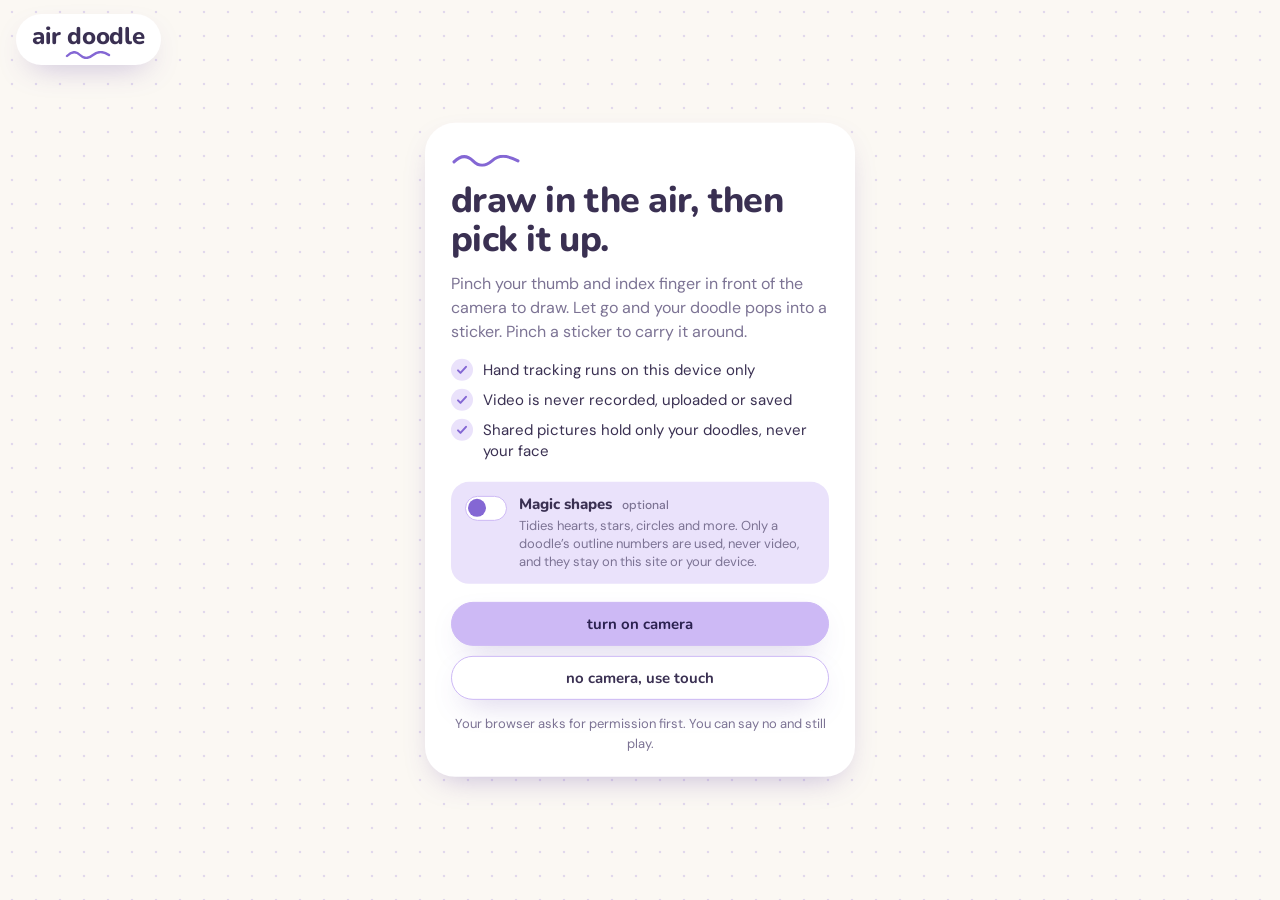
<file: index.html>
<!doctype html>
<html lang="en">
<head>
<meta charset="utf-8">
<meta name="viewport" content="width=device-width, initial-scale=1, viewport-fit=cover">
<title>air doodle</title>
<meta name="description" content="Pinch your fingers at your camera, draw in thin air, and turn it into a sticker you can move and share. Everything stays on your device.">
<meta name="theme-color" content="#FBF8F3">
<meta property="og:title" content="air doodle">
<meta property="og:description" content="Draw in thin air with your fingers, then pick the drawing up and move it around.">
<link rel="icon" href="data:image/svg+xml,%3Csvg xmlns='http://www.w3.org/2000/svg' viewBox='0 0 64 64'%3E%3Crect width='64' height='64' rx='18' fill='%23CDB9F5'/%3E%3Cpath d='M12 38c6-16 14-16 20-2s14 12 20-6' fill='none' stroke='%23FBF8F3' stroke-width='7' stroke-linecap='round'/%3E%3C/svg%3E">
<link rel="stylesheet" href="css/style.css">
</head>
<body>
<main id="app">
  <section id="stage">
    <video id="vid" playsinline muted></video>
    <div id="wash"></div>
    <canvas id="cv"></canvas>
  </section>

  <header class="top">
    <div class="logo">air doodle<svg viewBox="0 0 46 8" fill="none" stroke="#8467D4" stroke-width="2.4" stroke-linecap="round" aria-hidden="true"><path d="M2 5C7 0 11 0 15 4S23 8 28 4 38 0 44 4"/></svg></div>
    <div class="tools"><button id="magicBtn" class="chip" hidden aria-pressed="false">magic shapes: off</button><button id="stopBtn" class="chip" hidden>stop camera</button></div>
  </header>

  <div id="hint" class="pill" role="status" aria-live="polite" hidden></div>

  <nav class="dock" id="dock" hidden>
    <button id="undoBtn" class="btn">undo</button>
    <button id="shareBtn" class="btn main">share</button>
    <button id="clearBtn" class="btn ghost">clear</button>
    <button id="exportBtn" class="btn ghost" hidden>export strokes</button>
  </nav>

  <section id="intro" class="card" aria-labelledby="t">
    <svg viewBox="0 0 70 12" width="70" height="12" fill="none" stroke="#8467D4" stroke-width="3" stroke-linecap="round" aria-hidden="true"><path d="M3 7C10 0 16 0 22 6S34 12 41 6 55 0 67 6"/></svg>
    <h1 id="t">draw in the air, then pick it up.</h1>
    <p>Pinch your thumb and index finger in front of the camera to draw. Let go and your doodle pops into a sticker. Pinch a sticker to carry it around.</p>
    <ul>
      <li><i><svg width="12" height="12" viewBox="0 0 12 12" fill="none" stroke="#8467D4" stroke-width="2" stroke-linecap="round" stroke-linejoin="round"><path d="M2 6.5l2.5 2.5L10 3"/></svg></i>Hand tracking runs on this device only</li>
      <li><i><svg width="12" height="12" viewBox="0 0 12 12" fill="none" stroke="#8467D4" stroke-width="2" stroke-linecap="round" stroke-linejoin="round"><path d="M2 6.5l2.5 2.5L10 3"/></svg></i>Video is never recorded, uploaded or saved</li>
      <li><i><svg width="12" height="12" viewBox="0 0 12 12" fill="none" stroke="#8467D4" stroke-width="2" stroke-linecap="round" stroke-linejoin="round"><path d="M2 6.5l2.5 2.5L10 3"/></svg></i>Shared pictures hold only your doodles, never your face</li>
    </ul>
    <label class="switch">
      <input type="checkbox" id="magicOpt">
      <span class="track" aria-hidden="true"></span>
      <span class="swtext"><b>Magic shapes <em>optional</em></b><small>Tidies hearts, stars, circles and more. Only a doodle’s outline numbers are used, never video, and they stay on this site or your device.</small></span>
    </label>
    <p id="err" hidden></p>
    <div class="row">
      <button id="camBtn" class="btn main">turn on camera</button>
      <button id="touchBtn" class="btn">no camera, use touch</button>
    </div>
    <p class="fine">Your browser asks for permission first. You can say no and still play.</p>
  </section>

  <div id="modal" hidden>
    <div class="sheet">
      <img id="prev" alt="Your doodle card">
      <div class="row">
        <button id="mShare" class="btn main" hidden>send it</button>
        <button id="mSave" class="btn">save picture</button>
        <button id="mClose" class="btn ghost">close</button>
      </div>
      <p class="fine">Only your doodles are in this picture, never your camera.</p>
    </div>
  </div>
</main>

<script src="vendor/mediapipe/hands/hands.js"></script>
<script src="js/shapes-model.js"></script>
<script src="js/app.js"></script>
</body>
</html>
</file>
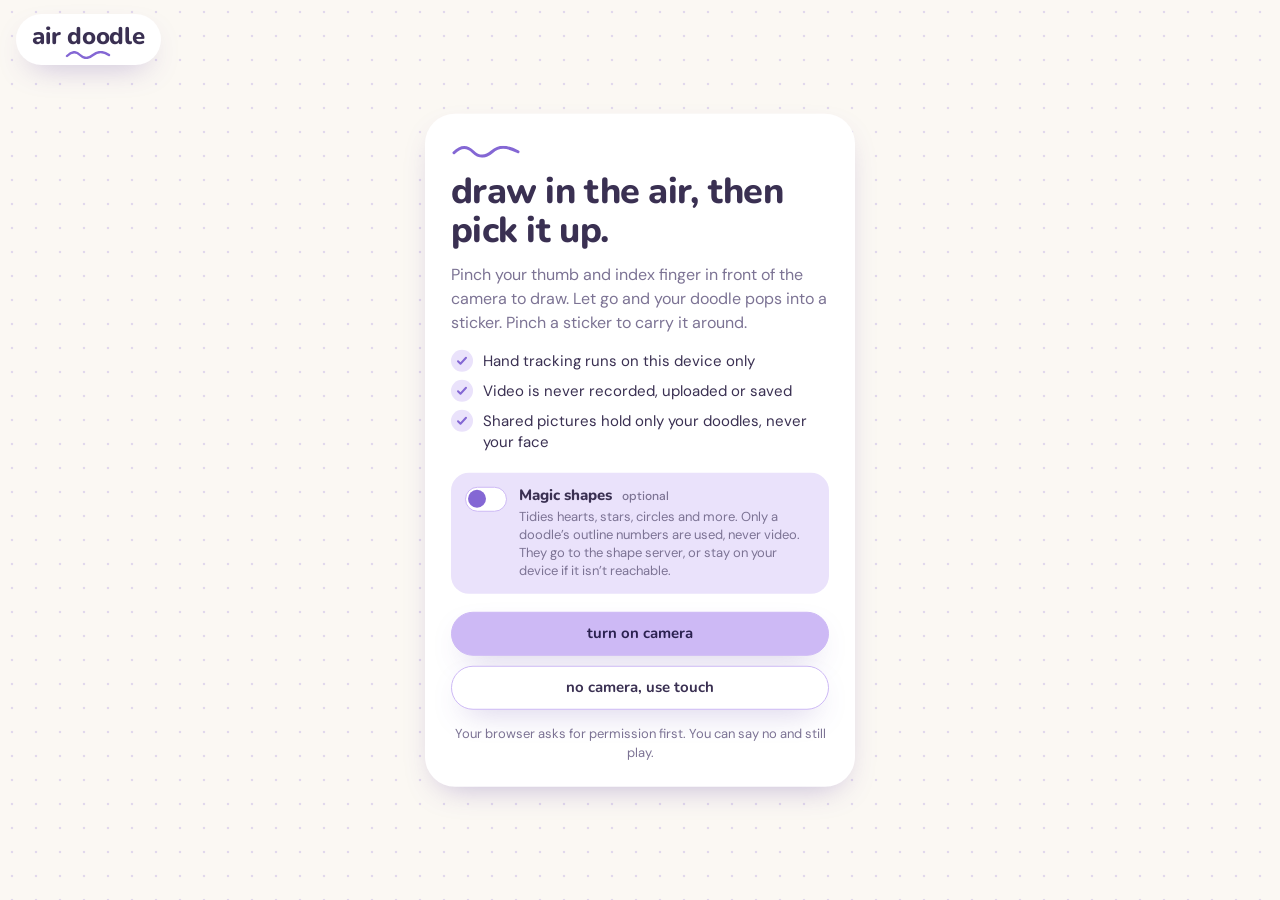
<file: frontend/index.html>
<!doctype html>
<html lang="en">
<head>
<meta charset="utf-8">
<meta name="viewport" content="width=device-width, initial-scale=1, viewport-fit=cover">
<title>air doodle</title>
<meta name="description" content="Pinch your fingers at your camera, draw in thin air, and turn it into a sticker you can move and share. Everything stays on your device.">
<meta name="theme-color" content="#FBF8F3">
<meta property="og:title" content="air doodle">
<meta property="og:description" content="Draw in thin air with your fingers, then pick the drawing up and move it around.">
<link rel="icon" href="data:image/svg+xml,%3Csvg xmlns='http://www.w3.org/2000/svg' viewBox='0 0 64 64'%3E%3Crect width='64' height='64' rx='18' fill='%23CDB9F5'/%3E%3Cpath d='M12 38c6-16 14-16 20-2s14 12 20-6' fill='none' stroke='%23FBF8F3' stroke-width='7' stroke-linecap='round'/%3E%3C/svg%3E">
<link rel="stylesheet" href="css/style.css">
</head>
<body>
<main id="app">
  <section id="stage">
    <video id="vid" playsinline muted></video>
    <div id="wash"></div>
    <canvas id="cv"></canvas>
  </section>

  <header class="top">
    <div class="logo">air doodle<svg viewBox="0 0 46 8" fill="none" stroke="#8467D4" stroke-width="2.4" stroke-linecap="round" aria-hidden="true"><path d="M2 5C7 0 11 0 15 4S23 8 28 4 38 0 44 4"/></svg></div>
    <div class="tools"><button id="magicBtn" class="chip" hidden aria-pressed="false">magic shapes: off</button><button id="stopBtn" class="chip" hidden>stop camera</button></div>
  </header>

  <div id="hint" class="pill" role="status" aria-live="polite" hidden></div>

  <nav class="dock" id="dock" hidden>
    <button id="undoBtn" class="btn">undo</button>
    <button id="shareBtn" class="btn main">share</button>
    <button id="clearBtn" class="btn ghost">clear</button>
    <button id="exportBtn" class="btn ghost" hidden>export strokes</button>
  </nav>

  <section id="intro" class="card" aria-labelledby="t">
    <svg viewBox="0 0 70 12" width="70" height="12" fill="none" stroke="#8467D4" stroke-width="3" stroke-linecap="round" aria-hidden="true"><path d="M3 7C10 0 16 0 22 6S34 12 41 6 55 0 67 6"/></svg>
    <h1 id="t">draw in the air, then pick it up.</h1>
    <p>Pinch your thumb and index finger in front of the camera to draw. Let go and your doodle pops into a sticker. Pinch a sticker to carry it around.</p>
    <ul>
      <li><i><svg width="12" height="12" viewBox="0 0 12 12" fill="none" stroke="#8467D4" stroke-width="2" stroke-linecap="round" stroke-linejoin="round"><path d="M2 6.5l2.5 2.5L10 3"/></svg></i>Hand tracking runs on this device only</li>
      <li><i><svg width="12" height="12" viewBox="0 0 12 12" fill="none" stroke="#8467D4" stroke-width="2" stroke-linecap="round" stroke-linejoin="round"><path d="M2 6.5l2.5 2.5L10 3"/></svg></i>Video is never recorded, uploaded or saved</li>
      <li><i><svg width="12" height="12" viewBox="0 0 12 12" fill="none" stroke="#8467D4" stroke-width="2" stroke-linecap="round" stroke-linejoin="round"><path d="M2 6.5l2.5 2.5L10 3"/></svg></i>Shared pictures hold only your doodles, never your face</li>
    </ul>
    <label class="switch">
      <input type="checkbox" id="magicOpt">
      <span class="track" aria-hidden="true"></span>
      <span class="swtext"><b>Magic shapes <em>optional</em></b><small>Tidies hearts, stars, circles and more. Only a doodle’s outline numbers are used, never video. They go to the shape server, or stay on your device if it isn’t reachable.</small></span>
    </label>
    <p id="err" hidden></p>
    <div class="row">
      <button id="camBtn" class="btn main">turn on camera</button>
      <button id="touchBtn" class="btn">no camera, use touch</button>
    </div>
    <p class="fine">Your browser asks for permission first. You can say no and still play.</p>
  </section>

  <div id="modal" hidden>
    <div class="sheet">
      <img id="prev" alt="Your doodle card">
      <div class="row">
        <button id="mShare" class="btn main" hidden>send it</button>
        <button id="mSave" class="btn">save picture</button>
        <button id="mClose" class="btn ghost">close</button>
      </div>
      <p class="fine">Only your doodles are in this picture, never your camera.</p>
    </div>
  </div>
</main>

<script src="vendor/mediapipe/hands/hands.js"></script>
<script src="config.js"></script>
<script src="js/shapes-model.js"></script>
<script src="js/app.js"></script>
</body>
</html>
</file>
<file: css/style.css>
@font-face{font-family:'Nunito';font-weight:700;font-display:swap;src:url(../fonts/nunito-latin-700-normal.woff2) format('woff2')}
@font-face{font-family:'Nunito';font-weight:800;font-display:swap;src:url(../fonts/nunito-latin-800-normal.woff2) format('woff2')}
@font-face{font-family:'DM Sans';font-weight:400;font-display:swap;src:url(../fonts/dm-sans-latin-400-normal.woff2) format('woff2')}
@font-face{font-family:'DM Sans';font-weight:500;font-display:swap;src:url(../fonts/dm-sans-latin-500-normal.woff2) format('woff2')}
@font-face{font-family:'DM Sans';font-weight:700;font-display:swap;src:url(../fonts/dm-sans-latin-700-normal.woff2) format('woff2')}

:root{--bg:#FBF8F3;--surface:#FFFFFF;--ink:#3A3052;--mute:#7C7394;--lav:#CDB9F5;--lav2:#EAE2FB;--lavd:#8467D4;--dot:rgba(132,103,212,.22);--wash:rgba(251,248,243,.45);--shadow:0 12px 32px -14px rgba(90,60,160,.4);
--head:'Nunito','Avenir Next','Trebuchet MS',system-ui,sans-serif;--body:'DM Sans',system-ui,-apple-system,'Segoe UI',sans-serif;color-scheme:light;
box-sizing:border-box;padding-top:env(safe-area-inset-top,0px);padding-bottom:env(safe-area-inset-bottom,0px)}
@media (prefers-color-scheme:dark){:root{--bg:#1F1B2B;--surface:#2B2639;--ink:#F1EBFC;--mute:#B2A8CC;--lav2:#3A3150;--dot:rgba(205,185,245,.16);--wash:rgba(31,27,43,.45);--shadow:0 12px 32px -14px rgba(0,0,0,.7);color-scheme:dark}}
*{box-sizing:border-box}
html,body{height:100%;margin:0}
body{background:var(--bg);color:var(--ink);font-family:var(--body);overflow:hidden;-webkit-tap-highlight-color:transparent}
#app{position:relative;height:100%;overflow:hidden}
#stage{position:absolute;inset:0;background-image:radial-gradient(var(--dot) 1.3px,transparent 1.6px);background-size:24px 24px}
#stage.cam{background:#000}
#vid{position:absolute;inset:0;width:100%;height:100%;object-fit:cover;transform:scaleX(-1);display:none}
#stage.cam #vid{display:block}
#wash{position:absolute;inset:0;background:var(--wash);display:none;pointer-events:none}
#stage.cam #wash{display:block}
#cv{position:absolute;inset:0;touch-action:none;cursor:crosshair}
.top{position:absolute;top:0;left:0;right:0;display:flex;justify-content:space-between;align-items:center;gap:8px;padding:14px 16px;pointer-events:none}
.top>*{pointer-events:auto}
.logo{font:800 24px/1 var(--head);letter-spacing:-.01em;background:var(--surface);padding:10px 16px 8px;border-radius:999px;box-shadow:var(--shadow)}
.logo svg{display:block;margin:3px auto -2px;width:46px;height:8px}
.pill{position:absolute;left:50%;top:76px;transform:translateX(-50%);max-width:min(92%,460px);background:var(--surface);color:var(--ink);border-radius:999px;padding:9px 16px;font-size:14px;line-height:1.35;text-align:center;box-shadow:var(--shadow);pointer-events:none}
.dock{position:absolute;left:0;right:0;bottom:0;display:flex;justify-content:center;flex-wrap:wrap;gap:8px;padding:12px 14px 20px}
button{font:700 15px/1 var(--head);color:var(--ink);cursor:pointer}
.btn,.chip{min-height:44px;padding:0 18px;border-radius:999px;border:1.5px solid var(--lav);background:var(--surface);box-shadow:var(--shadow);transition:transform .15s}
.chip{min-height:38px;padding:0 14px;font-size:14px}
.btn:active,.chip:active{transform:scale(.96)}
.btn.main{background:var(--lav);border-color:var(--lav);color:#2B2150;padding:0 24px}
.btn.ghost{background:transparent;box-shadow:none;border-color:transparent;color:var(--mute)}
.btn:disabled{opacity:.45;cursor:default}
[hidden]{display:none!important}
button:focus-visible{outline:3px solid var(--lavd);outline-offset:2px}
.card{position:absolute;left:50%;top:50%;transform:translate(-50%,-50%);width:min(calc(100% - 32px),430px);max-height:calc(100% - 24px);overflow:auto;background:var(--surface);border-radius:30px;padding:28px 26px 24px;box-shadow:var(--shadow)}
.card h1{font:800 clamp(28px,8vw,36px)/1.08 var(--head);margin:10px 0 12px;letter-spacing:-.02em}
.card p{margin:0 0 16px;line-height:1.5;color:var(--mute);font-size:16px}
.card ul{list-style:none;margin:0 0 20px;padding:0;display:grid;gap:9px}
.card li{display:flex;gap:10px;align-items:flex-start;font-size:15px;line-height:1.4}
.card li i{flex:none;width:22px;height:22px;border-radius:50%;background:var(--lav2);display:grid;place-items:center;margin-top:-1px}
.card .row{display:grid;gap:10px}
.fine{font-size:13px!important;margin:14px 0 0!important;text-align:center}
#err{color:#C2476B!important;font-size:14px!important;margin:0 0 12px!important;line-height:1.4}
#modal{position:absolute;inset:0;background:rgba(40,28,70,.45);display:grid;place-items:center;padding:16px;z-index:5}
.sheet{background:var(--surface);border-radius:28px;padding:16px;width:min(100%,380px);max-height:100%;overflow:auto;box-shadow:var(--shadow);text-align:center}
.sheet img{width:100%;max-height:52vh;object-fit:contain;border-radius:18px;background:var(--bg);display:block}
.sheet .row{display:flex;flex-wrap:wrap;gap:8px;justify-content:center;margin-top:14px}
.sheet .fine{margin-top:10px!important;color:var(--mute)}

.tools{display:flex;gap:8px;flex-wrap:wrap;justify-content:flex-end}
.chip[aria-pressed="true"]{background:var(--lav);border-color:var(--lav);color:#2B2150}
.switch{display:flex;gap:12px;align-items:flex-start;padding:13px 14px;background:var(--lav2);border-radius:18px;margin:0 0 18px;cursor:pointer;position:relative}
.switch input{position:absolute;opacity:0;width:1px;height:1px}
.switch .track{flex:none;width:42px;height:25px;border-radius:999px;background:var(--surface);border:1.5px solid var(--lav);position:relative;transition:background .2s;margin-top:1px}
.switch .track::after{content:"";position:absolute;top:2px;left:2px;width:18px;height:18px;border-radius:50%;background:var(--lavd);transition:transform .2s}
.switch input:checked+.track{background:var(--lav)}
.switch input:checked+.track::after{transform:translateX(17px);background:#2B2150}
.switch input:focus-visible+.track{outline:3px solid var(--lavd);outline-offset:2px}
.swtext b{display:block;font:800 15px/1.2 var(--head)}
.swtext em{font:500 12px var(--body);color:var(--mute);font-style:normal;margin-left:6px}
.swtext small{display:block;margin-top:4px;font-size:13px;line-height:1.4;color:var(--mute)}
@media (prefers-reduced-motion:reduce){.switch .track,.switch .track::after,.btn,.chip{transition:none}}
</file>
<file: frontend/css/style.css>
@font-face{font-family:'Nunito';font-weight:700;font-display:swap;src:url(../fonts/nunito-latin-700-normal.woff2) format('woff2')}
@font-face{font-family:'Nunito';font-weight:800;font-display:swap;src:url(../fonts/nunito-latin-800-normal.woff2) format('woff2')}
@font-face{font-family:'DM Sans';font-weight:400;font-display:swap;src:url(../fonts/dm-sans-latin-400-normal.woff2) format('woff2')}
@font-face{font-family:'DM Sans';font-weight:500;font-display:swap;src:url(../fonts/dm-sans-latin-500-normal.woff2) format('woff2')}
@font-face{font-family:'DM Sans';font-weight:700;font-display:swap;src:url(../fonts/dm-sans-latin-700-normal.woff2) format('woff2')}

:root{--bg:#FBF8F3;--surface:#FFFFFF;--ink:#3A3052;--mute:#7C7394;--lav:#CDB9F5;--lav2:#EAE2FB;--lavd:#8467D4;--dot:rgba(132,103,212,.22);--wash:rgba(251,248,243,.45);--shadow:0 12px 32px -14px rgba(90,60,160,.4);
--head:'Nunito','Avenir Next','Trebuchet MS',system-ui,sans-serif;--body:'DM Sans',system-ui,-apple-system,'Segoe UI',sans-serif;color-scheme:light;
box-sizing:border-box;padding-top:env(safe-area-inset-top,0px);padding-bottom:env(safe-area-inset-bottom,0px)}
@media (prefers-color-scheme:dark){:root{--bg:#1F1B2B;--surface:#2B2639;--ink:#F1EBFC;--mute:#B2A8CC;--lav2:#3A3150;--dot:rgba(205,185,245,.16);--wash:rgba(31,27,43,.45);--shadow:0 12px 32px -14px rgba(0,0,0,.7);color-scheme:dark}}
*{box-sizing:border-box}
html,body{height:100%;margin:0}
body{background:var(--bg);color:var(--ink);font-family:var(--body);overflow:hidden;-webkit-tap-highlight-color:transparent}
#app{position:relative;height:100%;overflow:hidden}
#stage{position:absolute;inset:0;background-image:radial-gradient(var(--dot) 1.3px,transparent 1.6px);background-size:24px 24px}
#stage.cam{background:#000}
#vid{position:absolute;inset:0;width:100%;height:100%;object-fit:cover;transform:scaleX(-1);display:none}
#stage.cam #vid{display:block}
#wash{position:absolute;inset:0;background:var(--wash);display:none;pointer-events:none}
#stage.cam #wash{display:block}
#cv{position:absolute;inset:0;touch-action:none;cursor:crosshair}
.top{position:absolute;top:0;left:0;right:0;display:flex;justify-content:space-between;align-items:center;gap:8px;padding:14px 16px;pointer-events:none}
.top>*{pointer-events:auto}
.logo{font:800 24px/1 var(--head);letter-spacing:-.01em;background:var(--surface);padding:10px 16px 8px;border-radius:999px;box-shadow:var(--shadow)}
.logo svg{display:block;margin:3px auto -2px;width:46px;height:8px}
.pill{position:absolute;left:50%;top:76px;transform:translateX(-50%);max-width:min(92%,460px);background:var(--surface);color:var(--ink);border-radius:999px;padding:9px 16px;font-size:14px;line-height:1.35;text-align:center;box-shadow:var(--shadow);pointer-events:none}
.dock{position:absolute;left:0;right:0;bottom:0;display:flex;justify-content:center;flex-wrap:wrap;gap:8px;padding:12px 14px 20px}
button{font:700 15px/1 var(--head);color:var(--ink);cursor:pointer}
.btn,.chip{min-height:44px;padding:0 18px;border-radius:999px;border:1.5px solid var(--lav);background:var(--surface);box-shadow:var(--shadow);transition:transform .15s}
.chip{min-height:38px;padding:0 14px;font-size:14px}
.btn:active,.chip:active{transform:scale(.96)}
.btn.main{background:var(--lav);border-color:var(--lav);color:#2B2150;padding:0 24px}
.btn.ghost{background:transparent;box-shadow:none;border-color:transparent;color:var(--mute)}
.btn:disabled{opacity:.45;cursor:default}
[hidden]{display:none!important}
button:focus-visible{outline:3px solid var(--lavd);outline-offset:2px}
.card{position:absolute;left:50%;top:50%;transform:translate(-50%,-50%);width:min(calc(100% - 32px),430px);max-height:calc(100% - 24px);overflow:auto;background:var(--surface);border-radius:30px;padding:28px 26px 24px;box-shadow:var(--shadow)}
.card h1{font:800 clamp(28px,8vw,36px)/1.08 var(--head);margin:10px 0 12px;letter-spacing:-.02em}
.card p{margin:0 0 16px;line-height:1.5;color:var(--mute);font-size:16px}
.card ul{list-style:none;margin:0 0 20px;padding:0;display:grid;gap:9px}
.card li{display:flex;gap:10px;align-items:flex-start;font-size:15px;line-height:1.4}
.card li i{flex:none;width:22px;height:22px;border-radius:50%;background:var(--lav2);display:grid;place-items:center;margin-top:-1px}
.card .row{display:grid;gap:10px}
.fine{font-size:13px!important;margin:14px 0 0!important;text-align:center}
#err{color:#C2476B!important;font-size:14px!important;margin:0 0 12px!important;line-height:1.4}
#modal{position:absolute;inset:0;background:rgba(40,28,70,.45);display:grid;place-items:center;padding:16px;z-index:5}
.sheet{background:var(--surface);border-radius:28px;padding:16px;width:min(100%,380px);max-height:100%;overflow:auto;box-shadow:var(--shadow);text-align:center}
.sheet img{width:100%;max-height:52vh;object-fit:contain;border-radius:18px;background:var(--bg);display:block}
.sheet .row{display:flex;flex-wrap:wrap;gap:8px;justify-content:center;margin-top:14px}
.sheet .fine{margin-top:10px!important;color:var(--mute)}

.tools{display:flex;gap:8px;flex-wrap:wrap;justify-content:flex-end}
.chip[aria-pressed="true"]{background:var(--lav);border-color:var(--lav);color:#2B2150}
.switch{display:flex;gap:12px;align-items:flex-start;padding:13px 14px;background:var(--lav2);border-radius:18px;margin:0 0 18px;cursor:pointer;position:relative}
.switch input{position:absolute;opacity:0;width:1px;height:1px}
.switch .track{flex:none;width:42px;height:25px;border-radius:999px;background:var(--surface);border:1.5px solid var(--lav);position:relative;transition:background .2s;margin-top:1px}
.switch .track::after{content:"";position:absolute;top:2px;left:2px;width:18px;height:18px;border-radius:50%;background:var(--lavd);transition:transform .2s}
.switch input:checked+.track{background:var(--lav)}
.switch input:checked+.track::after{transform:translateX(17px);background:#2B2150}
.switch input:focus-visible+.track{outline:3px solid var(--lavd);outline-offset:2px}
.swtext b{display:block;font:800 15px/1.2 var(--head)}
.swtext em{font:500 12px var(--body);color:var(--mute);font-style:normal;margin-left:6px}
.swtext small{display:block;margin-top:4px;font-size:13px;line-height:1.4;color:var(--mute)}
@media (prefers-reduced-motion:reduce){.switch .track,.switch .track::after,.btn,.chip{transition:none}}
</file>
